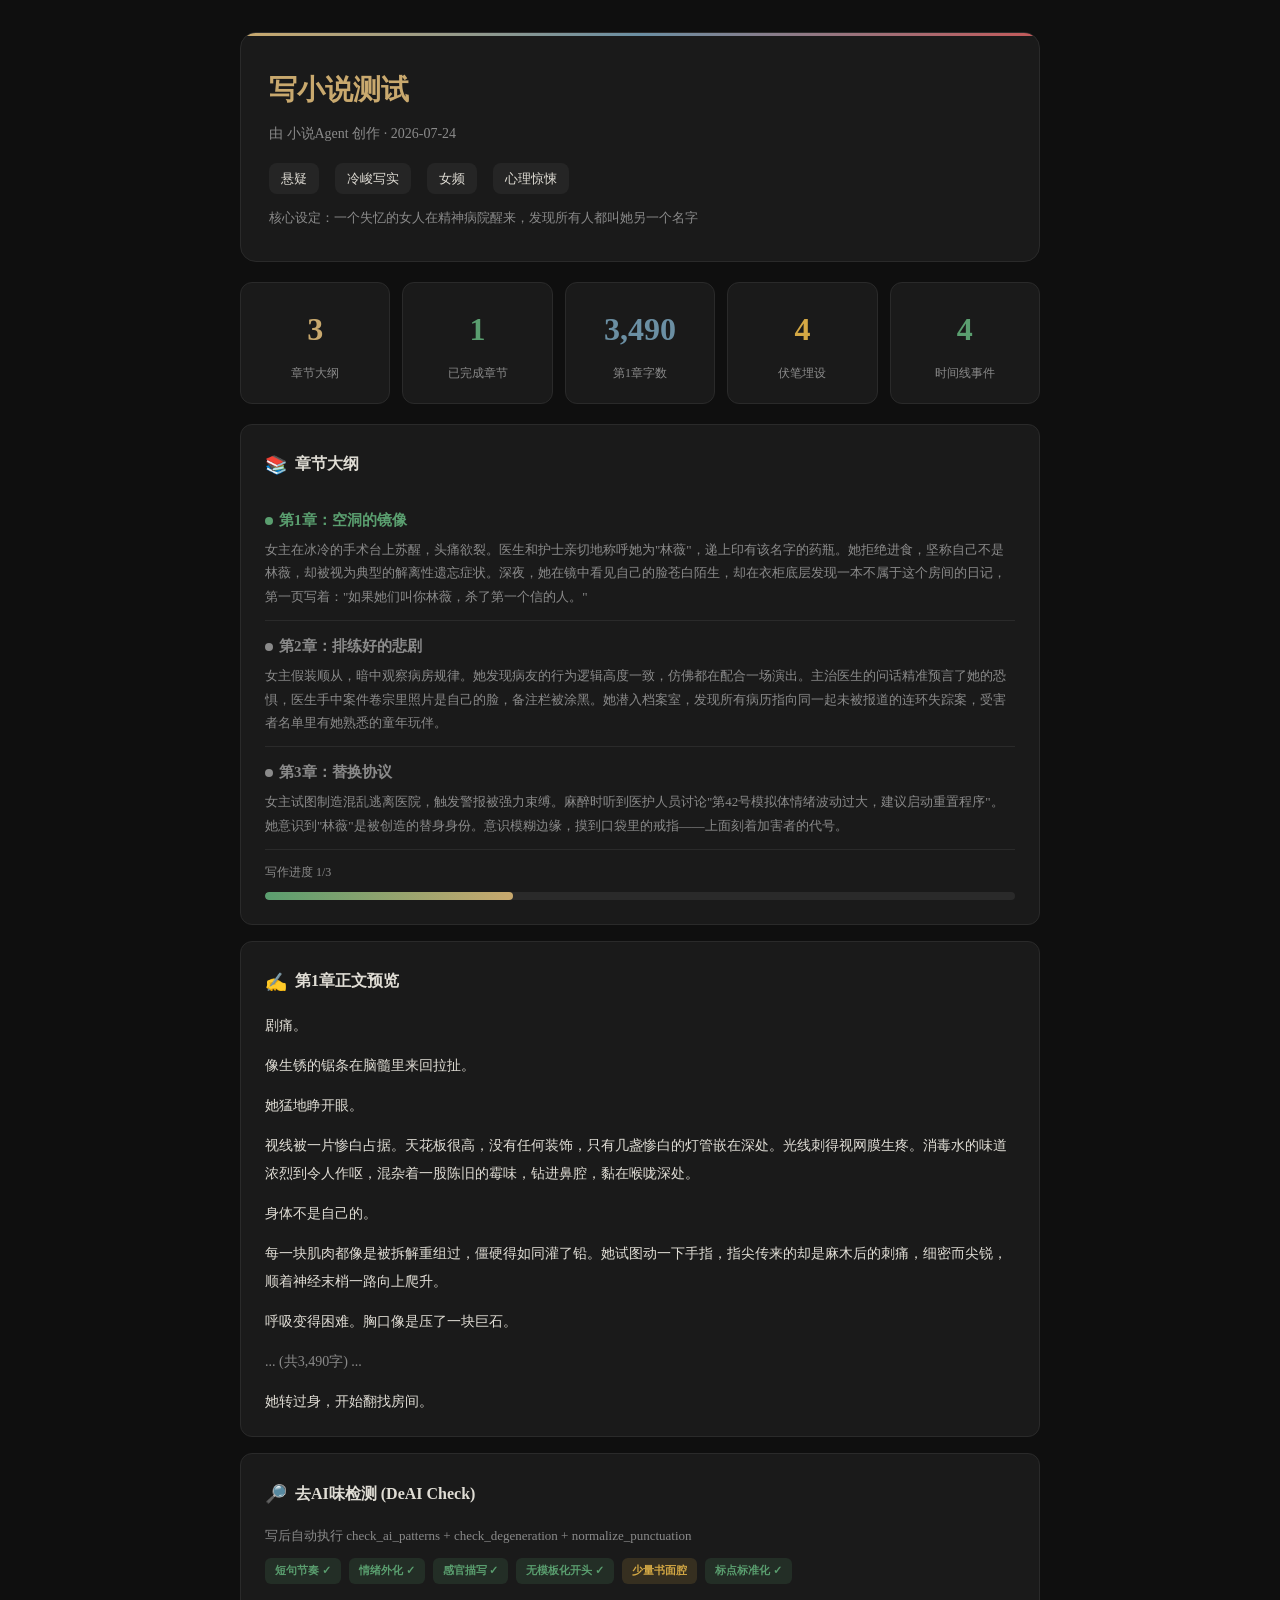
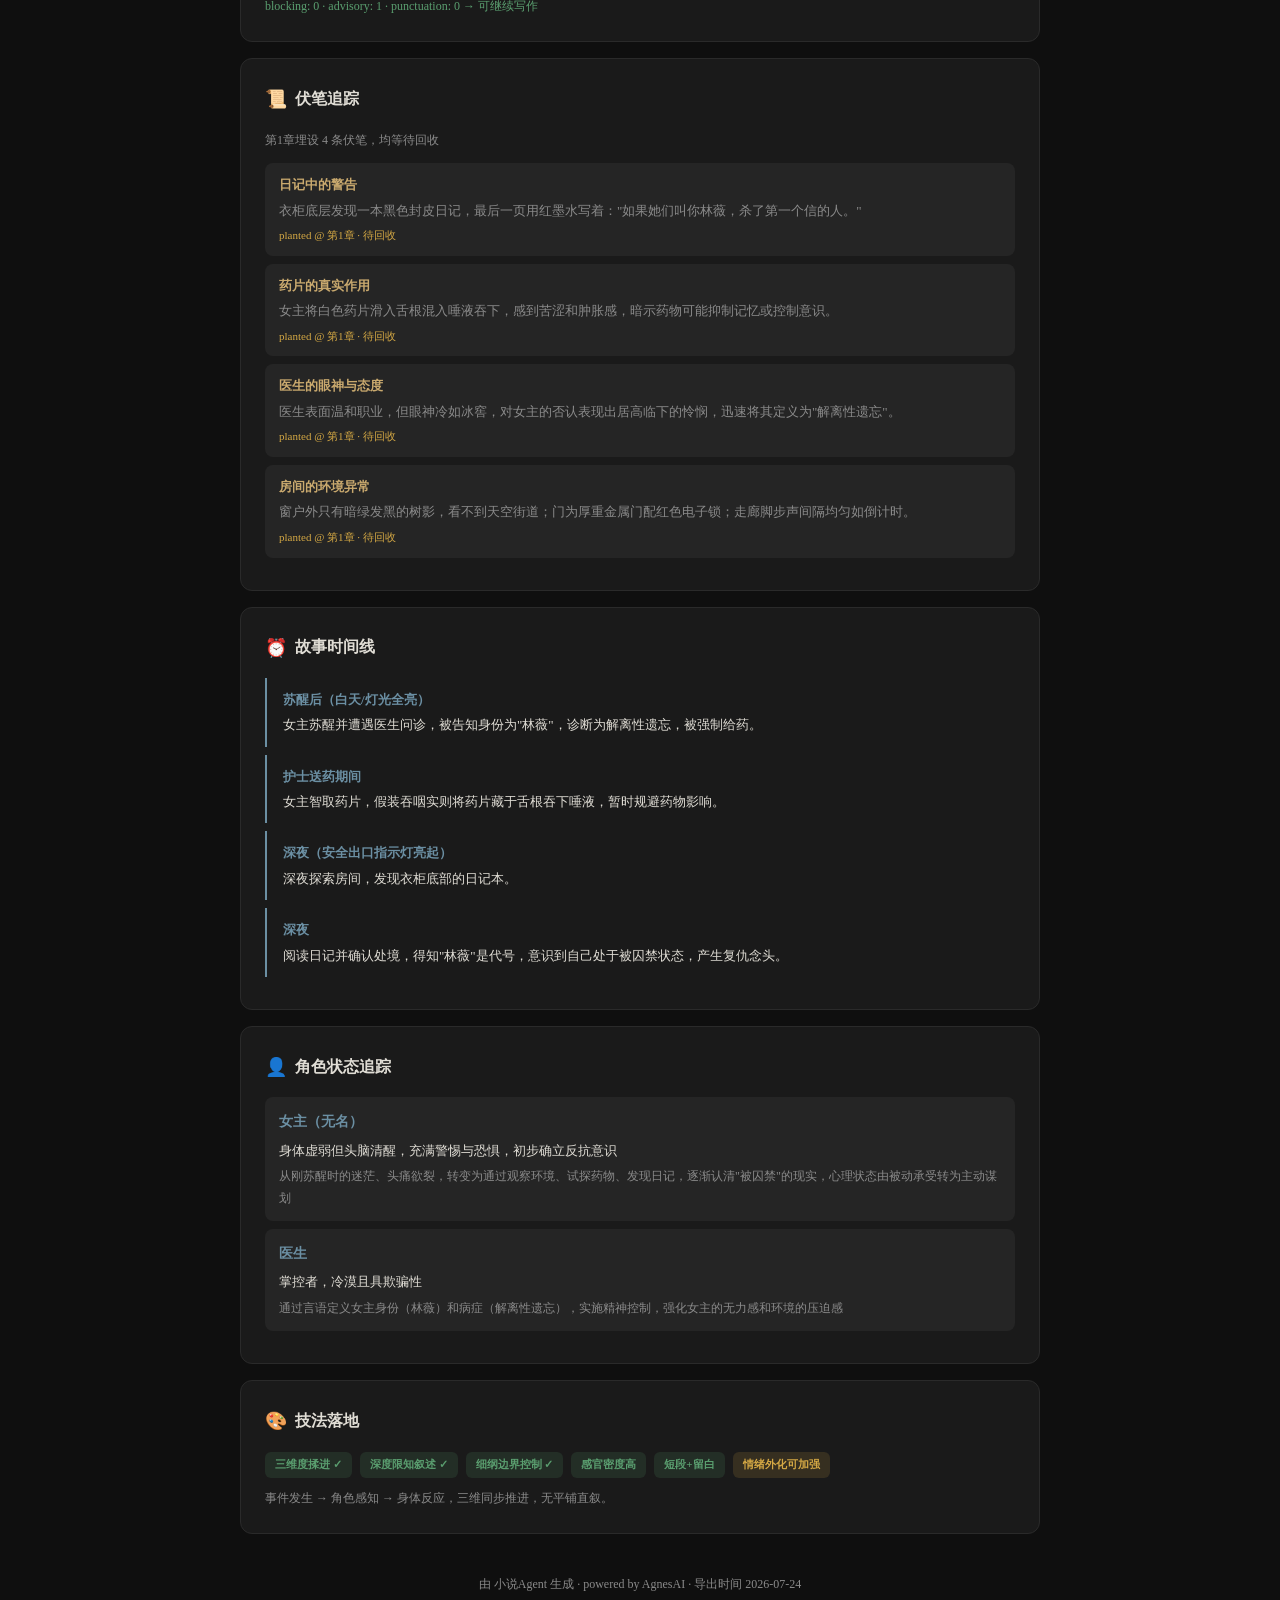
<file: export/novel-card.html>
<!DOCTYPE html>
<html lang="zh">
<head>
<meta charset="utf-8">
<meta name="viewport" content="width=device-width, initial-scale=1">
<title>小说Agent · 内容成分卡片</title>
<style>
  :root {
    --bg: #0f0f0f;
    --card: #1a1a1a;
    --border: #2a2a2a;
    --text: #e0ddd5;
    --muted: #8a8a8a;
    --accent: #c9a96e;
    --accent2: #6b8fa3;
    --danger: #c45a5a;
    --warn: #d4a844;
    --ok: #5a9e6f;
    --tag-bg: #252525;
  }
  * { margin: 0; padding: 0; box-sizing: border-box; }
  body {
    font-family: "PingFang SC", "Microsoft YaHei", "Noto Serif SC", serif;
    background: var(--bg);
    color: var(--text);
    line-height: 1.8;
    padding: 32px 16px;
  }
  .container { max-width: 800px; margin: 0 auto; }

  /* Header */
  .header {
    background: var(--card);
    border: 1px solid var(--border);
    border-radius: 16px;
    padding: 32px 28px;
    margin-bottom: 20px;
    position: relative;
    overflow: hidden;
  }
  .header::before {
    content: '';
    position: absolute;
    top: 0; left: 0; right: 0;
    height: 3px;
    background: linear-gradient(90deg, var(--accent), var(--accent2), var(--danger));
  }
  .header h1 { font-size: 28px; font-weight: 700; color: var(--accent); }
  .header .subtitle { font-size: 14px; color: var(--muted); margin-top: 6px; }
  .header .meta-row {
    display: flex; gap: 16px; flex-wrap: wrap; margin-top: 16px;
  }
  .header .meta-tag {
    background: var(--tag-bg); border-radius: 8px; padding: 4px 12px;
    font-size: 13px; color: var(--text);
  }

  /* Stat cards row */
  .stat-row {
    display: grid;
    grid-template-columns: repeat(auto-fit, minmax(140px, 1fr));
    gap: 12px;
    margin-bottom: 20px;
  }
  .stat-card {
    background: var(--card); border: 1px solid var(--border);
    border-radius: 12px; padding: 18px 16px; text-align: center;
  }
  .stat-card .num { font-size: 32px; font-weight: 800; }
  .stat-card .label { font-size: 12px; color: var(--muted); margin-top: 4px; }
  .num.accent { color: var(--accent); }
  .num.accent2 { color: var(--accent2); }
  .num.ok { color: var(--ok); }
  .num.warn { color: var(--warn); }

  /* Section */
  .section {
    background: var(--card); border: 1px solid var(--border);
    border-radius: 12px; padding: 24px; margin-bottom: 16px;
  }
  .section h2 {
    font-size: 16px; font-weight: 700; margin-bottom: 14px;
    display: flex; align-items: center; gap: 8px;
  }
  .section h2 .icon { font-size: 18px; }

  /* Outline */
  .outline-item {
    padding: 12px 0; border-bottom: 1px solid var(--border);
  }
  .outline-item:last-child { border-bottom: none; }
  .outline-item .ch-title {
    font-weight: 700; font-size: 15px;
  }
  .outline-item .ch-title.written { color: var(--ok); }
  .outline-item .ch-title.draft { color: var(--muted); }
  .outline-item .ch-outline {
    font-size: 13px; color: var(--muted); margin-top: 4px;
  }
  .status-dot {
    display: inline-block; width: 8px; height: 8px; border-radius: 50%; margin-right: 6px;
  }
  .status-dot.written { background: var(--ok); }
  .status-dot.draft { background: var(--muted); }

  /* Foreshadowing */
  .fs-item {
    background: var(--tag-bg); border-radius: 8px; padding: 10px 14px; margin-bottom: 8px;
    font-size: 13px;
  }
  .fs-item .fs-name { font-weight: 700; color: var(--accent); }
  .fs-item .fs-detail { color: var(--muted); margin-top: 2px; }
  .fs-item .fs-meta { font-size: 11px; color: var(--warn); margin-top: 4px; }

  /* Timeline */
  .tl-item {
    padding: 10px 0 10px 16px; border-left: 2px solid var(--accent2);
    margin-bottom: 8px; font-size: 13px;
  }
  .tl-item .tl-time { color: var(--accent2); font-weight: 700; }
  .tl-item .tl-event { margin-top: 2px; }
  .tl-item .tl-cause { color: var(--muted); font-size: 12px; margin-top: 2px; }

  /* Character */
  .char-item {
    background: var(--tag-bg); border-radius: 8px; padding: 12px 14px; margin-bottom: 8px;
  }
  .char-item .char-name { font-weight: 700; color: var(--accent2); font-size: 14px; }
  .char-item .char-state { font-size: 13px; color: var(--text); margin-top: 4px; }
  .char-item .char-change { font-size: 12px; color: var(--muted); margin-top: 4px; }

  /* Content preview */
  .content-preview {
    font-size: 14px; line-height: 2;
    max-height: 400px; overflow-y: auto;
    padding-right: 8px;
  }
  .content-preview p { margin-bottom: 12px; }
  .content-preview::-webkit-scrollbar { width: 4px; }
  .content-preview::-webkit-scrollbar-thumb { background: var(--border); border-radius: 2px; }

  /* DeAI tag */
  .deai-tags { display: flex; gap: 8px; flex-wrap: wrap; margin-top: 8px; }
  .deai-tag {
    padding: 3px 10px; border-radius: 6px; font-size: 11px;
    font-weight: 600;
  }
  .deai-tag.blocking { background: rgba(196,90,90,0.15); color: var(--danger); }
  .deai-tag.advisory { background: rgba(212,168,68,0.15); color: var(--warn); }
  .deai-tag.ok { background: rgba(90,158,111,0.15); color: var(--ok); }

  /* Progress bar */
  .progress-bar {
    height: 8px; background: var(--border); border-radius: 4px; margin-top: 8px;
    overflow: hidden;
  }
  .progress-bar .fill {
    height: 100%; background: linear-gradient(90deg, var(--ok), var(--accent));
    border-radius: 4px; transition: width 0.3s;
  }

  /* Footer */
  .footer {
    text-align: center; font-size: 12px; color: var(--muted);
    padding: 24px 0 8px;
  }
</style>
</head>
<body>
<div class="container">

  <!-- Header -->
  <div class="header">
    <h1>写小说测试</h1>
    <div class="subtitle">由 小说Agent 创作 · 2026-07-24</div>
    <div class="meta-row">
      <span class="meta-tag">悬疑</span>
      <span class="meta-tag">冷峻写实</span>
      <span class="meta-tag">女频</span>
      <span class="meta-tag">心理惊悚</span>
    </div>
    <div style="margin-top:12px;font-size:13px;color:var(--muted);">
      核心设定：一个失忆的女人在精神病院醒来，发现所有人都叫她另一个名字
    </div>
  </div>

  <!-- Stat Row -->
  <div class="stat-row">
    <div class="stat-card">
      <div class="num accent">3</div>
      <div class="label">章节大纲</div>
    </div>
    <div class="stat-card">
      <div class="num ok">1</div>
      <div class="label">已完成章节</div>
    </div>
    <div class="stat-card">
      <div class="num accent2">3,490</div>
      <div class="label">第1章字数</div>
    </div>
    <div class="stat-card">
      <div class="num warn">4</div>
      <div class="label">伏笔埋设</div>
    </div>
    <div class="stat-card">
      <div class="num ok">4</div>
      <div class="label">时间线事件</div>
    </div>
  </div>

  <!-- 章节大纲 -->
  <div class="section">
    <h2><span class="icon">&#128218;</span> 章节大纲</h2>
    <div class="outline-item">
      <div class="ch-title written">
        <span class="status-dot written"></span>第1章：空洞的镜像
      </div>
      <div class="ch-outline">女主在冰冷的手术台上苏醒，头痛欲裂。医生和护士亲切地称呼她为"林薇"，递上印有该名字的药瓶。她拒绝进食，坚称自己不是林薇，却被视为典型的解离性遗忘症状。深夜，她在镜中看见自己的脸苍白陌生，却在衣柜底层发现一本不属于这个房间的日记，第一页写着："如果她们叫你林薇，杀了第一个信的人。"</div>
    </div>
    <div class="outline-item">
      <div class="ch-title draft">
        <span class="status-dot draft"></span>第2章：排练好的悲剧
      </div>
      <div class="ch-outline">女主假装顺从，暗中观察病房规律。她发现病友的行为逻辑高度一致，仿佛都在配合一场演出。主治医生的问话精准预言了她的恐惧，医生手中案件卷宗里照片是自己的脸，备注栏被涂黑。她潜入档案室，发现所有病历指向同一起未被报道的连环失踪案，受害者名单里有她熟悉的童年玩伴。</div>
    </div>
    <div class="outline-item">
      <div class="ch-title draft">
        <span class="status-dot draft"></span>第3章：替换协议
      </div>
      <div class="ch-outline">女主试图制造混乱逃离医院，触发警报被强力束缚。麻醉时听到医护人员讨论"第42号模拟体情绪波动过大，建议启动重置程序"。她意识到"林薇"是被创造的替身身份。意识模糊边缘，摸到口袋里的戒指——上面刻着加害者的代号。</div>
    </div>
    <div style="margin-top:12px;">
      <div style="font-size:12px;color:var(--muted);margin-bottom:4px;">写作进度 1/3</div>
      <div class="progress-bar"><div class="fill" style="width:33%"></div></div>
    </div>
  </div>

  <!-- 第1章正文预览 -->
  <div class="section">
    <h2><span class="icon">&#9997;</span> 第1章正文预览</h2>
    <div class="content-preview">
      <p>剧痛。</p>
      <p>像生锈的锯条在脑髓里来回拉扯。</p>
      <p>她猛地睁开眼。</p>
      <p>视线被一片惨白占据。天花板很高，没有任何装饰，只有几盏惨白的灯管嵌在深处。光线刺得视网膜生疼。消毒水的味道浓烈到令人作呕，混杂着一股陈旧的霉味，钻进鼻腔，黏在喉咙深处。</p>
      <p>身体不是自己的。</p>
      <p>每一块肌肉都像是被拆解重组过，僵硬得如同灌了铅。她试图动一下手指，指尖传来的却是麻木后的刺痛，细密而尖锐，顺着神经末梢一路向上爬升。</p>
      <p>呼吸变得困难。胸口像是压了一块巨石。</p>
      <p style="color:var(--muted);">... (共3,490字) ...</p>
      <p>她转过身，开始翻找房间。</p>
      <p>拉开每一个抽屉。</p>
    </div>
  </div>

  <!-- 去AI味检测 -->
  <div class="section">
    <h2><span class="icon">&#128270;</span> 去AI味检测 (DeAI Check)</h2>
    <div style="font-size:13px;color:var(--muted);margin-bottom:10px;">
      写后自动执行 check_ai_patterns + check_degeneration + normalize_punctuation
    </div>
    <div class="deai-tags">
      <span class="deai-tag ok">短句节奏 ✓</span>
      <span class="deai-tag ok">情绪外化 ✓</span>
      <span class="deai-tag ok">感官描写 ✓</span>
      <span class="deai-tag ok">无模板化开头 ✓</span>
      <span class="deai-tag advisory">少量书面腔</span>
      <span class="deai-tag ok">标点标准化 ✓</span>
    </div>
    <div style="margin-top:12px;font-size:12px;color:var(--ok);">
      blocking: 0 · advisory: 1 · punctuation: 0 → 可继续写作
    </div>
  </div>

  <!-- 伏笔追踪 -->
  <div class="section">
    <h2><span class="icon">&#128220;</span> 伏笔追踪</h2>
    <div style="font-size:12px;color:var(--muted);margin-bottom:12px;">第1章埋设 4 条伏笔，均等待回收</div>
    <div class="fs-item">
      <div class="fs-name">日记中的警告</div>
      <div class="fs-detail">衣柜底层发现一本黑色封皮日记，最后一页用红墨水写着："如果她们叫你林薇，杀了第一个信的人。"</div>
      <div class="fs-meta">planted @ 第1章 · 待回收</div>
    </div>
    <div class="fs-item">
      <div class="fs-name">药片的真实作用</div>
      <div class="fs-detail">女主将白色药片滑入舌根混入唾液吞下，感到苦涩和肿胀感，暗示药物可能抑制记忆或控制意识。</div>
      <div class="fs-meta">planted @ 第1章 · 待回收</div>
    </div>
    <div class="fs-item">
      <div class="fs-name">医生的眼神与态度</div>
      <div class="fs-detail">医生表面温和职业，但眼神冷如冰窖，对女主的否认表现出居高临下的怜悯，迅速将其定义为"解离性遗忘"。</div>
      <div class="fs-meta">planted @ 第1章 · 待回收</div>
    </div>
    <div class="fs-item">
      <div class="fs-name">房间的环境异常</div>
      <div class="fs-detail">窗户外只有暗绿发黑的树影，看不到天空街道；门为厚重金属门配红色电子锁；走廊脚步声间隔均匀如倒计时。</div>
      <div class="fs-meta">planted @ 第1章 · 待回收</div>
    </div>
  </div>

  <!-- 时间线 -->
  <div class="section">
    <h2><span class="icon">&#9200;</span> 故事时间线</h2>
    <div class="tl-item">
      <div class="tl-time">苏醒后（白天/灯光全亮）</div>
      <div class="tl-event">女主苏醒并遭遇医生问诊，被告知身份为"林薇"，诊断为解离性遗忘，被强制给药。</div>
    </div>
    <div class="tl-item">
      <div class="tl-time">护士送药期间</div>
      <div class="tl-event">女主智取药片，假装吞咽实则将药片藏于舌根吞下唾液，暂时规避药物影响。</div>
    </div>
    <div class="tl-item">
      <div class="tl-time">深夜（安全出口指示灯亮起）</div>
      <div class="tl-event">深夜探索房间，发现衣柜底部的日记本。</div>
    </div>
    <div class="tl-item">
      <div class="tl-time">深夜</div>
      <div class="tl-event">阅读日记并确认处境，得知"林薇"是代号，意识到自己处于被囚禁状态，产生复仇念头。</div>
    </div>
  </div>

  <!-- 角色状态 -->
  <div class="section">
    <h2><span class="icon">&#128100;</span> 角色状态追踪</h2>
    <div class="char-item">
      <div class="char-name">女主（无名）</div>
      <div class="char-state">身体虚弱但头脑清醒，充满警惕与恐惧，初步确立反抗意识</div>
      <div class="char-change">从刚苏醒时的迷茫、头痛欲裂，转变为通过观察环境、试探药物、发现日记，逐渐认清"被囚禁"的现实，心理状态由被动承受转为主动谋划</div>
    </div>
    <div class="char-item">
      <div class="char-name">医生</div>
      <div class="char-state">掌控者，冷漠且具欺骗性</div>
      <div class="char-change">通过言语定义女主身份（林薇）和病症（解离性遗忘），实施精神控制，强化女主的无力感和环境的压迫感</div>
    </div>
  </div>

  <!-- 技法落地 -->
  <div class="section">
    <h2><span class="icon">&#127912;</span> 技法落地</h2>
    <div class="deai-tags" style="margin-top:0;">
      <span class="deai-tag ok">三维度揉进 ✓</span>
      <span class="deai-tag ok">深度限知叙述 ✓</span>
      <span class="deai-tag ok">细纲边界控制 ✓</span>
      <span class="deai-tag ok">感官密度高</span>
      <span class="deai-tag ok">短段+留白</span>
      <span class="deai-tag advisory">情绪外化可加强</span>
    </div>
    <div style="margin-top:10px;font-size:12px;color:var(--muted);">
      事件发生 → 角色感知 → 身体反应，三维同步推进，无平铺直叙。
    </div>
  </div>

  <!-- Footer -->
  <div class="footer">
    由 小说Agent 生成 · powered by AgnesAI · 导出时间 2026-07-24
  </div>

</div>
</body>
</html>
</file>
